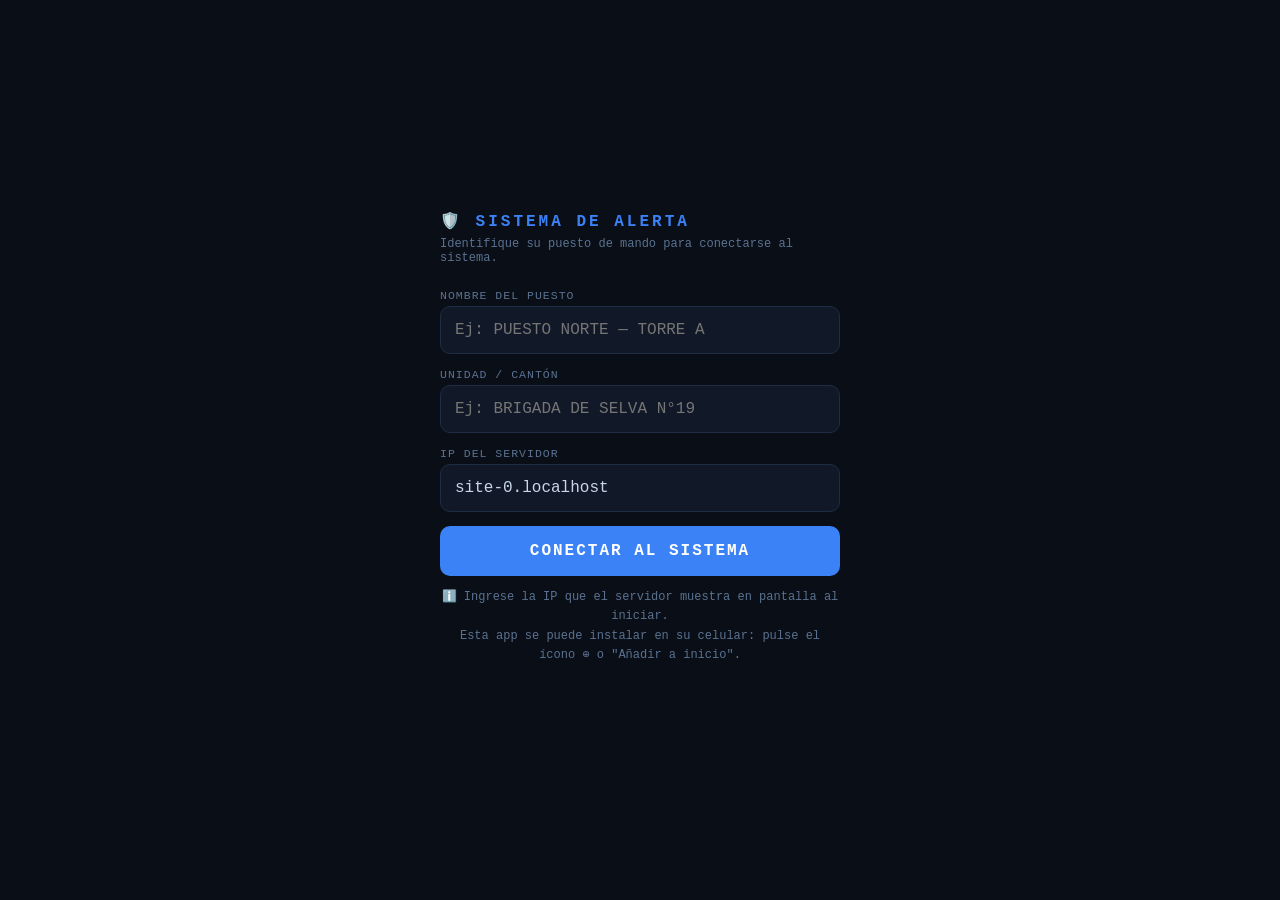
<file: public/index.html>
<!DOCTYPE html>
<html lang="es">
<head>
  <meta charset="UTF-8"/>
  <meta name="viewport" content="width=device-width, initial-scale=1, maximum-scale=1, user-scalable=no"/>
  <meta name="theme-color" content="#0a0e17"/>
  <meta name="apple-mobile-web-app-capable" content="yes"/>
  <meta name="apple-mobile-web-app-status-bar-style" content="black-translucent"/>
  <meta name="apple-mobile-web-app-title" content="ALERTA"/>
  <link rel="manifest" href="/manifest.json"/>
  <link rel="apple-touch-icon" href="/icon-192.png"/>
  <title>🛡️ Puesto de Mando</title>
  <style>
    :root {
      --bg: #0a0e17; --panel: #111827; --border: #1f2d44;
      --text: #c9d6e8; --muted: #5a7290;
      --green: #22c55e; --yellow: #eab308;
      --orange: #f97316; --red: #ef4444; --blue: #3b82f6;
    }
    * { box-sizing: border-box; margin: 0; padding: 0; -webkit-tap-highlight-color: transparent; }

    html, body {
      height: 100%; background: var(--bg);
      color: var(--text); font-family: 'Courier New', monospace;
      overflow: hidden;
    }

    /* ── Layout ── */
    #app { height: 100dvh; display: flex; flex-direction: column; }

    /* ── Header ── */
    header {
      background: var(--panel);
      border-bottom: 1px solid var(--border);
      padding: 10px 16px;
      display: flex; align-items: center; justify-content: space-between;
      flex-shrink: 0;
    }
    .logo { font-size: 0.9rem; font-weight: bold; letter-spacing: 2px; color: #60a5fa; }
    .logo b { color: var(--red); }
    .hdr-right { display: flex; gap: 10px; align-items: center; font-size: 0.7rem; color: var(--muted); }
    #conn-dot { width: 9px; height: 9px; border-radius: 50%; background: #374151; }
    #conn-dot.on  { background: var(--green); box-shadow: 0 0 6px var(--green); }
    #conn-dot.err { background: var(--red); }

    /* ── Contenido central ── */
    #main-content {
      flex: 1; display: flex; flex-direction: column;
      align-items: center; justify-content: center;
      padding: 20px 16px; overflow: hidden;
      transition: background 0.4s;
      position: relative;
    }

    /* ── Estado NORMAL ── */
    #view-normal { text-align: center; display: flex; flex-direction: column; align-items: center; gap: 12px; }
    .ok-icon  { font-size: 5rem; }
    .ok-label { font-size: 1.3rem; letter-spacing: 3px; color: var(--green); }
    .ok-sub   { font-size: 0.75rem; color: var(--muted); letter-spacing: 1px; }
    .clients-pill {
      display: inline-flex; align-items: center; gap: 6px;
      background: #1f2937; border: 1px solid #374151;
      border-radius: 20px; padding: 6px 14px;
      font-size: 0.75rem; color: var(--muted);
    }
    .clients-pill .dot { width:7px; height:7px; border-radius:50%; background: var(--green); }

    /* ── Estado ALERTA ── */
    #view-alert { display: none; flex-direction: column; align-items: center; gap: 14px; width: 100%; text-align: center; }
    #view-alert.on { display: flex; }

    .drone-anim { font-size: 5rem; animation: droneFloat 0.9s ease-in-out infinite alternate; }
    @keyframes droneFloat {
      from { transform: translateY(0) rotate(-4deg); }
      to   { transform: translateY(-10px) rotate(4deg); }
    }

    .alert-lvl-label {
      font-size: 2rem; font-weight: 900; letter-spacing: 5px;
      animation: blink 0.5s step-start infinite;
    }
    .alert-lvl-label.RED    { color: var(--red); }
    .alert-lvl-label.ORANGE { color: var(--orange); }
    .alert-lvl-label.YELLOW { color: var(--yellow); }
    @keyframes blink { 50% { opacity: 0.2; } }

    .alert-msg-box {
      background: rgba(255,255,255,0.05);
      border: 1px solid rgba(255,255,255,0.1);
      border-radius: 10px; padding: 12px 16px;
      font-size: 0.9rem; max-width: 340px; line-height: 1.5;
    }
    .alert-by { font-size: 0.72rem; color: var(--muted); margin-top: 4px; }

    .proto-card {
      background: #1f2937; border: 1px solid #374151;
      border-radius: 10px; padding: 14px 16px;
      text-align: left; width: 100%; max-width: 380px;
    }
    .proto-card h3 { font-size: 0.7rem; color: var(--muted); letter-spacing: 2px; margin-bottom: 8px; }
    .proto-card ol { padding-left: 18px; font-size: 0.82rem; line-height: 1.9; }

    /* ── Mute ── */
    #mute-btn {
      position: fixed; bottom: 80px; right: 16px;
      background: #1f2937; border: 1px solid #374151;
      color: var(--text); padding: 12px 16px;
      border-radius: 50px; font-family: 'Courier New', monospace;
      font-size: 0.8rem; cursor: pointer; display: none;
      box-shadow: 0 4px 20px rgba(0,0,0,0.5);
    }
    #mute-btn.vis { display: block; }

    /* ── Log barra inferior ── */
    #log-bar {
      background: var(--panel); border-top: 1px solid var(--border);
      padding: 8px 16px; height: 56px; overflow: hidden;
      flex-shrink: 0; font-size: 0.68rem;
    }
    #log-latest { color: var(--muted); white-space: nowrap; overflow: hidden; text-overflow: ellipsis; margin-top: 2px; }
    .log-bar-title { font-size: 0.6rem; color: #374151; letter-spacing: 2px; }

    /* ── Setup ── */
    #setup-modal {
      position: fixed; inset: 0; background: var(--bg);
      display: flex; align-items: center; justify-content: center;
      z-index: 999; padding: 20px;
    }
    .setup-box { width: 100%; max-width: 400px; }
    .setup-box h2 { font-size: 1rem; letter-spacing: 3px; color: var(--blue); margin-bottom: 6px; }
    .setup-box p  { font-size: 0.75rem; color: var(--muted); margin-bottom: 24px; }
    .setup-box label { font-size: 0.72rem; color: var(--muted); display: block; margin-bottom: 4px; letter-spacing: 1px; }
    .setup-box input {
      width: 100%; padding: 14px; margin-bottom: 14px;
      background: var(--panel); border: 1px solid var(--border);
      color: var(--text); border-radius: 10px;
      font-family: 'Courier New', monospace; font-size: 1rem;
    }
    .setup-box input:focus { outline: none; border-color: var(--blue); }
    #btn-connect {
      width: 100%; padding: 16px; background: var(--blue);
      color: white; border: none; border-radius: 10px; cursor: pointer;
      font-family: 'Courier New', monospace; font-size: 1rem;
      font-weight: bold; letter-spacing: 2px;
    }
    .setup-hint { font-size: 0.7rem; color: var(--muted); margin-top: 12px; text-align: center; line-height: 1.6; }

    /* ── Pantalla completa en alerta ── */
    #main-content.alert-bg-RED    { background: #190505; }
    #main-content.alert-bg-ORANGE { background: #190a01; }
    #main-content.alert-bg-YELLOW { background: #181300; }

    /* Pulso de fondo en alerta */
    #alert-flash {
      position: absolute; inset: 0; pointer-events: none; opacity: 0;
      transition: opacity 0.1s;
    }
    #alert-flash.RED    { background: radial-gradient(circle, rgba(239,68,68,0.15) 0%, transparent 70%); }
    #alert-flash.ORANGE { background: radial-gradient(circle, rgba(249,115,22,0.15) 0%, transparent 70%); }
    #alert-flash.YELLOW { background: radial-gradient(circle, rgba(234,179,8,0.15) 0%, transparent 70%); }
    #alert-flash.pulsing { animation: bgPulse 0.5s ease-in-out infinite alternate; }
    @keyframes bgPulse { from { opacity: 0; } to { opacity: 1; } }
  </style>
</head>
<body>
<div id="app">

  <!-- Setup -->
  <div id="setup-modal">
    <div class="setup-box">
      <h2>🛡️ SISTEMA DE ALERTA</h2>
      <p>Identifique su puesto de mando para conectarse al sistema.</p>
      <label>NOMBRE DEL PUESTO</label>
      <input id="inp-post" type="text" placeholder="Ej: PUESTO NORTE — TORRE A" autocomplete="off"/>
      <label>UNIDAD / CANTÓN</label>
      <input id="inp-unit" type="text" placeholder="Ej: BRIGADA DE SELVA N°19" autocomplete="off"/>
      <label>IP DEL SERVIDOR</label>
      <input id="inp-ip" type="text" placeholder="192.168.1.100" inputmode="decimal" autocomplete="off"/>
      <button id="btn-connect" onclick="conectar()">CONECTAR AL SISTEMA</button>
      <p class="setup-hint">ℹ️ Ingrese la IP que el servidor muestra en pantalla al iniciar.<br/>
      Esta app se puede instalar en su celular: pulse el ícono ⊕ o "Añadir a inicio".</p>
    </div>
  </div>

  <!-- Header -->
  <header>
    <div class="logo">🛡️ ALERTA <b>DRONES</b></div>
    <div class="hdr-right">
      <div id="conn-dot"></div>
      <span id="conn-lbl" style="font-size:0.65rem">SIN CONEXIÓN</span>
      <span>|</span>
      <span id="hdr-clients">0 puestos</span>
    </div>
  </header>

  <!-- Contenido -->
  <div id="main-content">
    <div id="alert-flash"></div>

    <!-- Normal -->
    <div id="view-normal">
      <div class="ok-icon">✅</div>
      <div class="ok-label">ZONA SEGURA</div>
      <div class="ok-sub">SIN AMENAZAS DETECTADAS</div>
      <div class="clients-pill">
        <div class="dot"></div>
        <span id="pill-clients">0 puestos conectados</span>
      </div>
    </div>

    <!-- Alerta -->
    <div id="view-alert">
      <div class="drone-anim">🚁</div>
      <div class="alert-lvl-label" id="alert-label">⚠ ALERTA ROJA</div>
      <div class="alert-msg-box">
        <div id="alert-msg">AMENAZA DE DRON DETECTADA</div>
        <div class="alert-by" id="alert-by"></div>
      </div>
      <div class="proto-card">
        <h3>PROTOCOLO INMEDIATO</h3>
        <ol>
          <li>Activar cobertura antiaérea del sector</li>
          <li>Reportar posición al S-2</li>
          <li>Evacuar personal civil del perímetro</li>
          <li>Esperar instrucciones del mando central</li>
          <li>NO usar radio en abierto</li>
        </ol>
      </div>
    </div>
  </div>

  <!-- Silenciar -->
  <button id="mute-btn" onclick="toggleMute()">🔇 SILENCIAR</button>

  <!-- Log barra -->
  <div id="log-bar">
    <div class="log-bar-title">ÚLTIMO EVENTO</div>
    <div id="log-latest">Esperando conexión…</div>
  </div>

</div>

<script>
// ── Config ────────────────────────────────────────────────────────────────────
const WS_PORT  = 8765;
const WSS_PORT = 8766;

let ws = null, swReg = null;
let myPost = '', myUnit = '', serverIP = '';
let audioCtx = null, alarmTimers = [], isMuted = false, currentLevel = 'NONE';
let wakeLock = null;

// ── Service Worker ────────────────────────────────────────────────────────────
if ('serviceWorker' in navigator) {
  navigator.serviceWorker.register('/sw.js').then(reg => {
    swReg = reg;
    console.log('[SW] Registrado');
  }).catch(e => console.warn('[SW] Error:', e));
}

// ── Prellenar IP ──────────────────────────────────────────────────────────────
document.getElementById('inp-ip').value = location.hostname || '192.168.1.100';

// ── Conectar ──────────────────────────────────────────────────────────────────
function conectar() {
  myPost    = document.getElementById('inp-post').value.trim() || 'PUESTO DESCONOCIDO';
  myUnit    = document.getElementById('inp-unit').value.trim() || 'UNIDAD';
  serverIP  = document.getElementById('inp-ip').value.trim()  || location.hostname;

  // Guardar preferencias
  localStorage.setItem('da_post', myPost);
  localStorage.setItem('da_unit', myUnit);
  localStorage.setItem('da_ip',   serverIP);

  document.getElementById('setup-modal').style.display = 'none';

  // Pedir permiso de notificaciones
  if ('Notification' in window && Notification.permission === 'default') {
    Notification.requestPermission();
  }

  openWS();
}

// Restaurar desde localStorage
(function() {
  const p = localStorage.getItem('da_post');
  const u = localStorage.getItem('da_unit');
  const i = localStorage.getItem('da_ip');
  if (p) document.getElementById('inp-post').value = p;
  if (u) document.getElementById('inp-unit').value = u;
  if (i) document.getElementById('inp-ip').value = i;
})();

// ── WebSocket ─────────────────────────────────────────────────────────────────
function openWS() {
  const isSecure = location.protocol === 'https:';
  const proto = isSecure ? 'wss' : 'ws';
  const port  = isSecure ? WSS_PORT : WS_PORT;
  const url   = `${proto}://${serverIP}:${port}?post=${encodeURIComponent(myPost)}&unit=${encodeURIComponent(myUnit)}`;

  ws = new WebSocket(url);

  ws.onopen = () => {
    setConn('on', 'CONECTADO');
    document.getElementById('log-latest').textContent = `Conectado a ${serverIP}`;
  };
  ws.onclose = () => {
    setConn('', 'RECONECTANDO…');
    setTimeout(openWS, 3000);
  };
  ws.onerror = () => setConn('err', 'ERROR DE RED');

  ws.onmessage = ({ data }) => {
    const pkt = JSON.parse(data);
    switch (pkt.type) {
      case 'system_state':
        if (pkt.data.alertActive) showAlert(pkt.data);
        else clearAlert();
        setClients(pkt.data.connectedClients || 0);
        break;
      case 'alert_activated':
        showAlert(pkt.data);
        break;
      case 'alert_deactivated':
        clearAlert();
        document.getElementById('log-latest').textContent = `✅ Alerta cancelada por ${pkt.data.deactivatedBy || '—'}`;
        break;
      case 'clients_update':
        setClients(pkt.data.count);
        break;
      case 'event_log': case 'event_log_update':
        if (pkt.data.length) {
          const e = pkt.data[0];
          document.getElementById('log-latest').textContent =
            `${new Date(e.timestamp).toLocaleTimeString('es-EC',{hour12:false})} · ${e.type} · ${e.message||''}`;
        }
        break;
    }
  };
}

function setConn(cls, lbl) {
  document.getElementById('conn-dot').className = cls;
  document.getElementById('conn-lbl').textContent = lbl;
}
function setClients(n) {
  document.getElementById('hdr-clients').textContent = `${n} puestos`;
  document.getElementById('pill-clients').textContent = `${n} puestos conectados`;
}

// ── Mostrar alerta ────────────────────────────────────────────────────────────
function showAlert(d) {
  const level = d.level || d.alertLevel || 'RED';
  const msg   = d.message || d.alertMessage || 'AMENAZA DE DRON DETECTADA';
  const by    = d.activatedBy || '—';
  const at    = d.activatedAt ? new Date(d.activatedAt).toLocaleTimeString('es-EC',{hour12:false}) : '';

  currentLevel = level;
  document.getElementById('view-normal').style.display = 'none';
  document.getElementById('view-alert').className = 'on';
  document.getElementById('alert-label').textContent = `⚠ ALERTA ${level}`;
  document.getElementById('alert-label').className = `alert-lvl-label ${level}`;
  document.getElementById('alert-msg').textContent = msg;
  document.getElementById('alert-by').textContent = `Activado por: ${by}  ${at}`;

  const mc = document.getElementById('main-content');
  mc.className = `alert-bg-${level}`;

  const fl = document.getElementById('alert-flash');
  fl.className = `${level} pulsing`;

  document.getElementById('mute-btn').className = 'vis';
  document.getElementById('log-latest').textContent = `🚨 ALERTA ${level} — ${msg}`;

  // Sonido
  playAlarm(level);

  // Vibración
  if ('vibrate' in navigator) {
    navigator.vibrate([400,100,400,100,400,100,800,200,800]);
    // Repetir vibración cada 4 seg mientras dure la alerta
    if (!window._vibInterval) {
      window._vibInterval = setInterval(() => {
        if (currentLevel !== 'NONE') navigator.vibrate([300,100,300,100,600]);
      }, 4000);
    }
  }

  // Wake Lock (mantiene pantalla encendida)
  if ('wakeLock' in navigator && !wakeLock) {
    navigator.wakeLock.request('screen').then(wl => {
      wakeLock = wl;
      wl.addEventListener('release', () => { wakeLock = null; });
    }).catch(() => {});
  }

  // Notificación del sistema (funciona con la app en segundo plano)
  if (swReg && Notification.permission === 'granted') {
    swReg.active?.postMessage({
      type: 'ALERT_RECEIVED',
      payload: { level, message: msg, activatedBy: by }
    });
  }

  // Forzar pantalla completa en móvil
  if (document.documentElement.requestFullscreen && !document.fullscreenElement) {
    document.documentElement.requestFullscreen().catch(() => {});
  }
}

// ── Limpiar alerta ────────────────────────────────────────────────────────────
function clearAlert() {
  currentLevel = 'NONE';
  document.getElementById('view-normal').style.display = '';
  document.getElementById('view-alert').className = '';
  document.getElementById('main-content').className = '';
  document.getElementById('alert-flash').className = '';
  document.getElementById('mute-btn').className = '';
  isMuted = false;
  document.getElementById('mute-btn').textContent = '🔇 SILENCIAR';

  stopAlarm();
  if ('vibrate' in navigator) navigator.vibrate(0);
  if (window._vibInterval) { clearInterval(window._vibInterval); window._vibInterval = null; }
  if (wakeLock) { wakeLock.release(); wakeLock = null; }

  if (swReg) swReg.active?.postMessage({ type: 'ALERT_CLEARED' });
  if (document.fullscreenElement) document.exitFullscreen().catch(() => {});
}

// ── Web Audio API ─────────────────────────────────────────────────────────────
function getCtx() {
  if (!audioCtx || audioCtx.state === 'closed') {
    audioCtx = new (window.AudioContext || window.webkitAudioContext)();
  }
  if (audioCtx.state === 'suspended') audioCtx.resume();
  return audioCtx;
}

function tone(ctx, freq, startT, dur, type = 'sawtooth') {
  const osc = ctx.createOscillator(), g = ctx.createGain();
  osc.connect(g); g.connect(ctx.destination);
  osc.type = type; osc.frequency.setValueAtTime(freq, startT);
  g.gain.setValueAtTime(0.6, startT);
  g.gain.exponentialRampToValueAtTime(0.001, startT + dur - 0.01);
  osc.start(startT); osc.stop(startT + dur);
}

function playAlarm(level) {
  if (isMuted) return;
  stopAlarm();
  const pats = {
    RED:    [[1200,0.22],[800,0.22]],
    ORANGE: [[900, 0.33],[600,0.33]],
    YELLOW: [[700, 0.5 ],[500,0.5 ]],
  };
  const pat = pats[level] || pats.RED;
  const cycleMs = (pat.reduce((s,[,d])=>s+d,0) + 0.07) * 1000;

  function cycle() {
    if (currentLevel === 'NONE' || isMuted) return;
    const ctx = getCtx(); let t = ctx.currentTime;
    pat.forEach(([f, d]) => { tone(ctx, f, t, d); t += d; });
  }
  cycle();
  for (let i = 1; i <= 50; i++) alarmTimers.push(setTimeout(cycle, i * cycleMs));
}

function stopAlarm() {
  alarmTimers.forEach(clearTimeout); alarmTimers = [];
  if (audioCtx) { try { audioCtx.close(); } catch(e){} audioCtx = null; }
}

function toggleMute() {
  isMuted = !isMuted;
  const btn = document.getElementById('mute-btn');
  if (isMuted) { stopAlarm(); btn.textContent = '🔊 REACTIVAR'; }
  else         { btn.textContent = '🔇 SILENCIAR'; playAlarm(currentLevel); }
}

// ── Reintentar Wake Lock cuando la pestaña vuelve al frente ──────────────────
document.addEventListener('visibilitychange', () => {
  if (document.visibilityState === 'visible' && currentLevel !== 'NONE' && !wakeLock) {
    navigator.wakeLock?.request('screen').then(wl => {
      wakeLock = wl; wl.addEventListener('release', () => { wakeLock = null; });
    }).catch(() => {});
  }
});
</script>
</body>
</html>
</file>
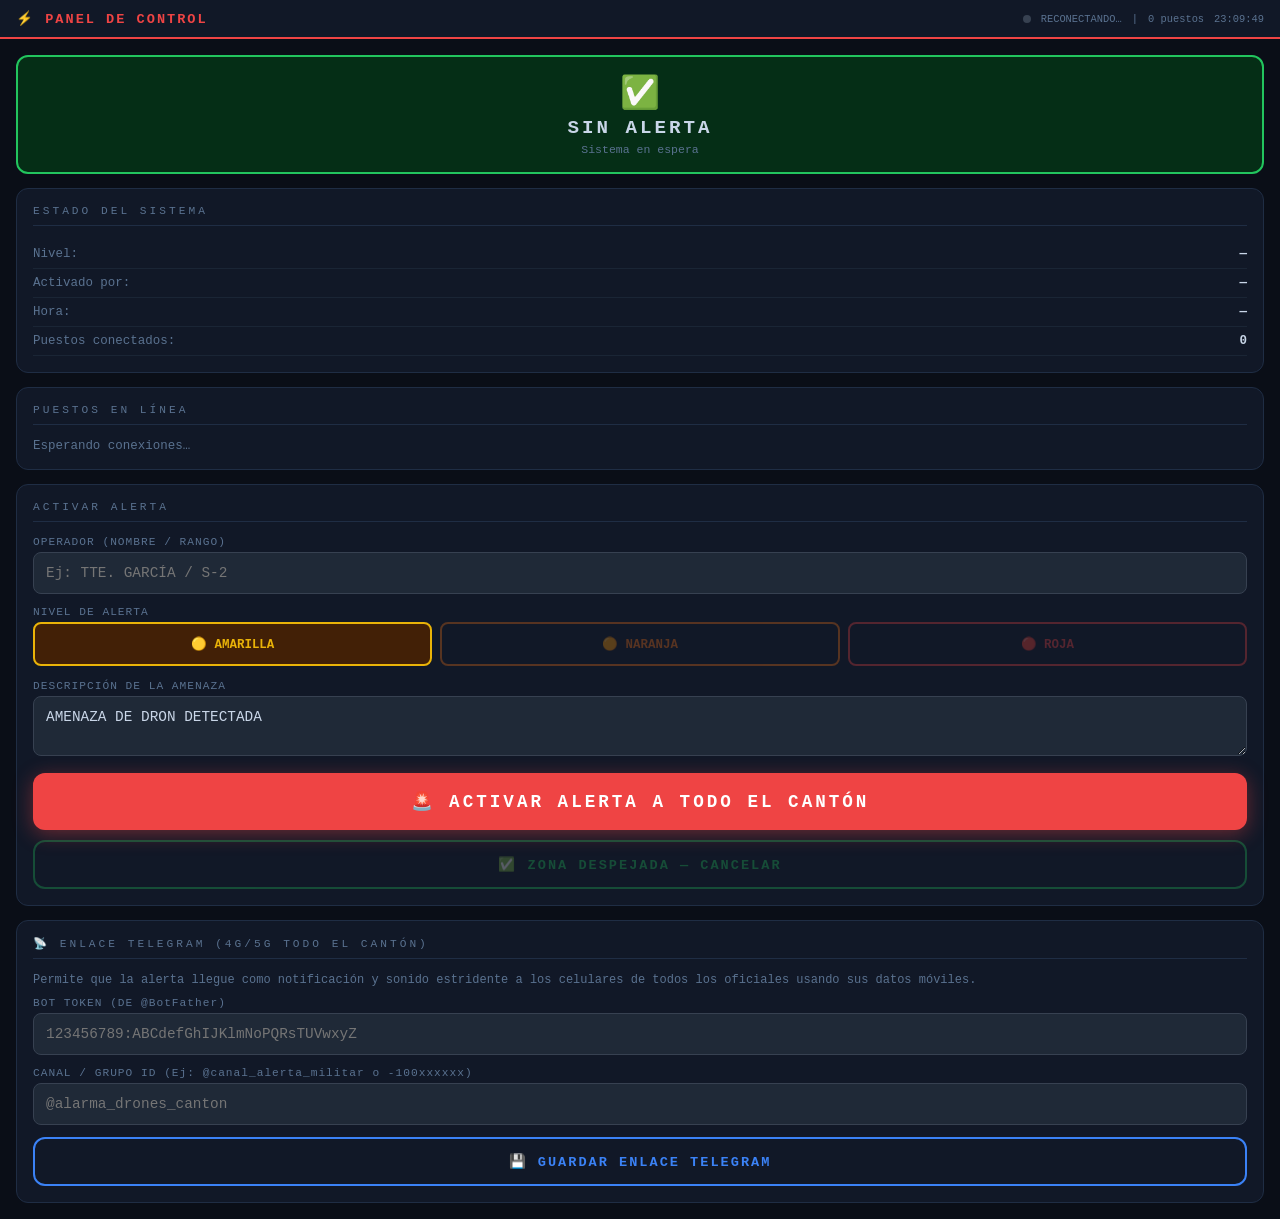
<file: public/control.html>
<!DOCTYPE html>
<html lang="es">
<head>
  <meta charset="UTF-8"/>
  <meta name="viewport" content="width=device-width, initial-scale=1, maximum-scale=1, user-scalable=no"/>
  <meta name="theme-color" content="#7f1d1d"/>
  <meta name="apple-mobile-web-app-capable" content="yes"/>
  <meta name="apple-mobile-web-app-status-bar-style" content="black-translucent"/>
  <meta name="apple-mobile-web-app-title" content="CONTROL"/>
  <link rel="manifest" href="/manifest.json"/>
  <link rel="apple-touch-icon" href="/icon-192.png"/>
  <title>⚡ Panel de Control</title>
  <style>
    :root {
      --bg: #0a0e17; --panel: #111827; --border: #1f2d44;
      --text: #c9d6e8; --muted: #5a7290;
      --green: #22c55e; --yellow: #eab308;
      --orange: #f97316; --red: #ef4444; --blue: #3b82f6;
    }
    * { box-sizing: border-box; margin:0; padding:0; -webkit-tap-highlight-color: transparent; }
    html, body { height: 100%; background: var(--bg); color: var(--text); font-family: 'Courier New', monospace; }
    #app { min-height: 100dvh; display: flex; flex-direction: column; }

    /* ── Header ── */
    header { background: var(--panel); border-bottom: 2px solid var(--red); padding: 10px 16px; display: flex; align-items: center; justify-content: space-between; }
    .logo { font-size: 0.85rem; font-weight: bold; letter-spacing: 2px; color: var(--red); }
    .hdr-r { display: flex; gap: 10px; align-items: center; font-size: 0.65rem; color: var(--muted); }
    #conn-dot { width: 8px; height: 8px; border-radius: 50%; background: #374151; }
    #conn-dot.on  { background: var(--green); box-shadow: 0 0 6px var(--green); }
    #conn-dot.err { background: var(--red); }

    /* ── Scroll container ── */
    main { flex: 1; overflow-y: auto; padding: 16px; display: flex; flex-direction: column; gap: 14px; }

    /* ── Estado badge ── */
    .state-badge { border-radius: 12px; border: 2px solid; padding: 16px; text-align: center; }
    .state-badge.NONE   { border-color: var(--green);  background: #052e16; }
    .state-badge.YELLOW { border-color: var(--yellow); background: #422006; animation: pulse 1s infinite alternate; }
    .state-badge.ORANGE { border-color: var(--orange); background: #431407; animation: pulse 0.7s infinite alternate; }
    .state-badge.RED    { border-color: var(--red);    background: #3b0a0a; animation: pulse 0.5s infinite alternate; }
    @keyframes pulse { from{box-shadow:none;} to{box-shadow:0 0 20px 3px currentColor;} }
    .sb-icon { font-size: 2rem; }
    .sb-name { font-size: 1.2rem; font-weight:900; letter-spacing:3px; margin-top:4px; }
    .sb-info { font-size: 0.72rem; color: var(--muted); margin-top:4px; }

    /* ── Info rows ── */
    .info-row { display:flex; justify-content:space-between; padding:7px 0; border-bottom:1px solid #1a2535; font-size:0.78rem; }
    .info-row .lbl { color: var(--muted); }
    .info-row .val { font-weight: bold; }

    /* ── Card ── */
    .card { background: var(--panel); border: 1px solid var(--border); border-radius: 12px; padding: 16px; }
    .card-title { font-size: 0.7rem; letter-spacing: 3px; color: var(--muted); margin-bottom: 14px; padding-bottom: 8px; border-bottom: 1px solid var(--border); }

    /* ── Form ── */
    label { font-size: 0.7rem; color: var(--muted); display: block; margin-bottom: 4px; letter-spacing: 1px; }
    input, textarea { width:100%; padding:12px; margin-bottom:12px; background:#1f2937; border:1px solid #374151; color:var(--text); border-radius:8px; font-family:'Courier New',monospace; font-size:0.9rem; }
    textarea { resize: vertical; min-height: 60px; }
    input:focus, textarea:focus { outline:none; border-color:var(--blue); }

    /* ── Nivel ── */
    .level-grid { display:grid; grid-template-columns:1fr 1fr 1fr; gap:8px; margin-bottom:14px; }
    .btn-lvl { padding:12px 4px; border:2px solid; border-radius:8px; cursor:pointer; font-family:'Courier New',monospace; font-weight:bold; font-size:0.78rem; background:transparent; }
    .btn-lvl.YELLOW { border-color:var(--yellow); color:var(--yellow); }
    .btn-lvl.ORANGE { border-color:var(--orange); color:var(--orange); }
    .btn-lvl.RED    { border-color:var(--red);    color:var(--red); }
    .btn-lvl.sel    { opacity:1; }
    .btn-lvl:not(.sel) { opacity:0.3; }
    .btn-lvl.YELLOW.sel { background:#422006; }
    .btn-lvl.ORANGE.sel { background:#431407; }
    .btn-lvl.RED.sel    { background:#3b0a0a; }

    /* ── Botones ── */
    .btn-activate {
      width:100%; padding:18px; background:var(--red); color:white;
      border:none; border-radius:12px; cursor:pointer;
      font-family:'Courier New',monospace; font-size:1.1rem; font-weight:900;
      letter-spacing:3px; margin-bottom:10px;
      box-shadow: 0 4px 20px rgba(239,68,68,0.4);
    }
    .btn-activate:active:not(:disabled) { transform:scale(0.97); }
    .btn-activate:disabled { background:#374151; box-shadow:none; cursor:not-allowed; }
    .btn-cancel {
      width:100%; padding:14px; background:transparent; color:var(--green);
      border:2px solid var(--green); border-radius:12px; cursor:pointer;
      font-family:'Courier New',monospace; font-size:0.85rem; font-weight:bold; letter-spacing:2px;
    }
    .btn-cancel:disabled { opacity:0.3; cursor:not-allowed; }

    /* ── Clientes ── */
    #clients-list { max-height:150px; overflow-y:auto; }
    .c-row { display:flex; align-items:center; gap:8px; padding:6px 0; border-bottom:1px solid #1a2535; font-size:0.75rem; }
    .c-dot { width:7px; height:7px; border-radius:50%; background:var(--green); flex-shrink:0; }

    /* ── Confirm modal ── */
    #confirm-modal { display:none; position:fixed; inset:0; background:rgba(0,0,0,0.92); align-items:flex-end; justify-content:center; z-index:999; padding:0; }
    #confirm-modal.show { display:flex; }
    .confirm-sheet {
      background:#1f1010; border:2px solid var(--red); border-radius:20px 20px 0 0;
      padding:28px 24px; width:100%; max-width:480px; text-align:center;
      animation: slideUp 0.25s ease;
    }
    @keyframes slideUp { from{transform:translateY(100%);} to{transform:translateY(0);} }
    .confirm-sheet h2 { color:var(--red); font-size:1.3rem; margin-bottom:10px; letter-spacing:3px; }
    .confirm-sheet p  { color:var(--text); margin-bottom:22px; font-size:0.85rem; white-space:pre-line; line-height:1.6; }
    .c-actions { display:flex; gap:10px; }
    .btn-cy { flex:1; padding:14px; background:var(--red); color:white; border:none; border-radius:10px; cursor:pointer; font-family:'Courier New',monospace; font-weight:bold; font-size:0.95rem; }
    .btn-cn { flex:1; padding:14px; background:transparent; color:var(--muted); border:1px solid var(--muted); border-radius:10px; cursor:pointer; font-family:'Courier New',monospace; }
  </style>
</head>
<body>
<div id="app">

<!-- Confirm -->
<div id="confirm-modal">
  <div class="confirm-sheet">
    <h2>⚠ CONFIRMAR</h2>
    <p id="confirm-text"></p>
    <div class="c-actions">
      <button class="btn-cy" onclick="confirmAction()">CONFIRMAR</button>
      <button class="btn-cn" onclick="cancelAction()">CANCELAR</button>
    </div>
  </div>
</div>

<header>
  <div class="logo">⚡ PANEL DE CONTROL</div>
  <div class="hdr-r">
    <div id="conn-dot"></div>
    <span id="conn-lbl">DESCONECTADO</span>
    <span>|</span>
    <span id="hdr-cl">0 puestos</span>
    <span id="hdr-time">—</span>
  </div>
</header>

<main>
  <!-- Estado del sistema -->
  <div class="state-badge NONE" id="state-badge">
    <div class="sb-icon" id="sb-icon">✅</div>
    <div class="sb-name" id="sb-name">SIN ALERTA</div>
    <div class="sb-info" id="sb-info">Sistema en espera</div>
  </div>

  <!-- Info -->
  <div class="card">
    <div class="card-title">ESTADO DEL SISTEMA</div>
    <div class="info-row"><span class="lbl">Nivel:</span>        <span class="val" id="inf-lvl">—</span></div>
    <div class="info-row"><span class="lbl">Activado por:</span> <span class="val" id="inf-by">—</span></div>
    <div class="info-row"><span class="lbl">Hora:</span>         <span class="val" id="inf-at">—</span></div>
    <div class="info-row"><span class="lbl">Puestos conectados:</span><span class="val" id="inf-cl">0</span></div>
  </div>

  <!-- Puestos conectados -->
  <div class="card">
    <div class="card-title">PUESTOS EN LÍNEA</div>
    <div id="clients-list"><div style="color:var(--muted);font-size:0.78rem">Esperando conexiones…</div></div>
  </div>

  <!-- Formulario -->
  <div class="card">
    <div class="card-title">ACTIVAR ALERTA</div>
    <label>OPERADOR (NOMBRE / RANGO)</label>
    <input id="inp-op" type="text" placeholder="Ej: TTE. GARCÍA / S-2" autocomplete="off"/>
    <label>NIVEL DE ALERTA</label>
    <div class="level-grid">
      <button class="btn-lvl YELLOW sel" id="btn-y" onclick="selLvl('YELLOW')">🟡 AMARILLA</button>
      <button class="btn-lvl ORANGE"     id="btn-o" onclick="selLvl('ORANGE')">🟠 NARANJA</button>
      <button class="btn-lvl RED"        id="btn-r" onclick="selLvl('RED')">🔴 ROJA</button>
    </div>
    <label>DESCRIPCIÓN DE LA AMENAZA</label>
    <textarea id="inp-msg">AMENAZA DE DRON DETECTADA</textarea>
    <button class="btn-activate"  id="btn-act"   onclick="reqActivate()">🚨 ACTIVAR ALERTA A TODO EL CANTÓN</button>
    <button class="btn-cancel"    id="btn-cancel" onclick="reqDeactivate()" disabled>✅ ZONA DESPEJADA — CANCELAR</button>
  </div>

  <!-- Configuración Telegram Masiva -->
  <div class="card">
    <div class="card-title">📡 ENLACE TELEGRAM (4G/5G TODO EL CANTÓN)</div>
    <p style="font-size:0.75rem; color:var(--muted); margin-bottom:10px;">
      Permite que la alerta llegue como notificación y sonido estridente a los celulares de todos los oficiales usando sus datos móviles.
    </p>
    <label>BOT TOKEN (DE @BotFather)</label>
    <input id="inp-tg-token" type="password" placeholder="123456789:ABCdefGhIJKlmNoPQRsTUVwxyZ" />
    <label>CANAL / GRUPO ID (Ej: @canal_alerta_militar o -100xxxxxx)</label>
    <input id="inp-tg-channel" type="text" placeholder="@alarma_drones_canton" />
    <button class="btn-cancel" style="border-color:var(--blue); color:var(--blue);" onclick="saveTelegramConfig()">💾 GUARDAR ENLACE TELEGRAM</button>
  </div>
</main>
</div>

<script>
const WS_PORT  = 8765;
const WSS_PORT = 8766;
let ws, selLevel = 'YELLOW', pendingFn = null;

setInterval(() => {
  document.getElementById('hdr-time').textContent =
    new Date().toLocaleTimeString('es-EC',{hour12:false});
}, 1000);

// Service Worker
if ('serviceWorker' in navigator) navigator.serviceWorker.register('/sw.js').catch(()=>{});

function openWS() {
  const isSecure = location.protocol === 'https:';
  const proto = isSecure ? 'wss' : 'ws';
  const port  = isSecure ? WSS_PORT : WS_PORT;
  const url   = `${proto}://${location.hostname}:${port}?post=${encodeURIComponent('PANEL DE CONTROL')}&unit=${encodeURIComponent('COMANDANCIA')}`;

  ws = new WebSocket(url);
  ws.onopen  = () => setConn('on', 'CONECTADO');
  ws.onclose = () => { setConn('', 'RECONECTANDO…'); setTimeout(openWS, 3000); };
  ws.onerror = () => setConn('err', 'ERROR');

  ws.onmessage = ({data}) => {
    const pkt = JSON.parse(data);
    switch(pkt.type) {
      case 'system_state':    updateState(pkt.data); break;
      case 'alert_activated':
        updateState({ alertActive:true, alertLevel:pkt.data.level, alertMessage:pkt.data.message,
                      activatedBy:pkt.data.activatedBy, activatedAt:pkt.data.activatedAt }); break;
      case 'alert_deactivated':
        updateState({ alertActive:false, alertLevel:'NONE' }); break;
      case 'clients_update':
        document.getElementById('hdr-cl').textContent = `${pkt.data.count} puestos`;
        document.getElementById('inf-cl').textContent = pkt.data.count;
        break;
      case 'event_log': case 'event_log_update': break;
    }
  };
}
openWS();

function setConn(cls, lbl) {
  document.getElementById('conn-dot').className = cls;
  document.getElementById('conn-lbl').textContent = lbl;
}

function updateState(s) {
  const lvl = s.alertLevel || 'NONE';
  document.getElementById('state-badge').className = `state-badge ${lvl}`;
  if (s.alertActive) {
    const icons = { RED:'🚨', ORANGE:'⚠️', YELLOW:'🟡' };
    document.getElementById('sb-icon').textContent = icons[lvl] || '⚠️';
    document.getElementById('sb-name').textContent = `ALERTA ${lvl}`;
    document.getElementById('sb-info').textContent = s.alertMessage || '';
    document.getElementById('inf-lvl').textContent = lvl;
    document.getElementById('inf-by').textContent  = s.activatedBy || '—';
    document.getElementById('inf-at').textContent  = s.activatedAt ? new Date(s.activatedAt).toLocaleTimeString('es-EC',{hour12:false}) : '—';
    document.getElementById('btn-act').disabled    = true;
    document.getElementById('btn-cancel').disabled = false;
  } else {
    document.getElementById('sb-icon').textContent = '✅';
    document.getElementById('sb-name').textContent = 'SIN ALERTA';
    document.getElementById('sb-info').textContent = 'Sistema en espera';
    document.getElementById('inf-lvl').textContent = '—';
    document.getElementById('inf-by').textContent  = '—';
    document.getElementById('inf-at').textContent  = '—';
    document.getElementById('btn-act').disabled    = false;
    document.getElementById('btn-cancel').disabled = true;
  }
}

function selLvl(lvl) {
  selLevel = lvl;
  ['YELLOW','ORANGE','RED'].forEach(l => {
    const id = l==='YELLOW'?'btn-y':l==='ORANGE'?'btn-o':'btn-r';
    document.getElementById(id).className = `btn-lvl ${l}${l===lvl?' sel':''}`;
  });
}

function reqActivate() {
  const op  = document.getElementById('inp-op').value.trim() || 'OPERADOR';
  const msg = document.getElementById('inp-msg').value.trim() || 'AMENAZA DETECTADA';
  document.getElementById('confirm-text').textContent =
    `Activar ALERTA ${selLevel}\nOperador: "${op}"\n\n"${msg}"`;
  pendingFn = () => ws.send(JSON.stringify({action:'activate_alert',level:selLevel,message:msg,operator:op}));
  document.getElementById('confirm-modal').className = 'show';
}
function reqDeactivate() {
  const op = document.getElementById('inp-op').value.trim() || 'OPERADOR';
  document.getElementById('confirm-text').textContent = `¿Cancelar la alerta activa?\nOperador: "${op}"`;
  pendingFn = () => ws.send(JSON.stringify({action:'deactivate_alert',operator:op}));
  document.getElementById('confirm-modal').className = 'show';
}
function confirmAction() {
  if (pendingFn) pendingFn(); pendingFn = null;
  document.getElementById('confirm-modal').className = '';
}
function cancelAction() {
  pendingFn = null;
  document.getElementById('confirm-modal').className = '';
}

function saveTelegramConfig() {
  const token = document.getElementById('inp-tg-token').value.trim();
  const channel = document.getElementById('inp-tg-channel').value.trim();
  if (!token || !channel) {
    alert("Por favor ingrese el Token del Bot y el Canal/Grupo.");
    return;
  }
  ws.send(JSON.stringify({ action: 'save_telegram', bot_token: token, channel_id: channel }));
  alert("Configuración de Telegram enviada al servidor.");
}
</script>
</body>
</html>
</file>
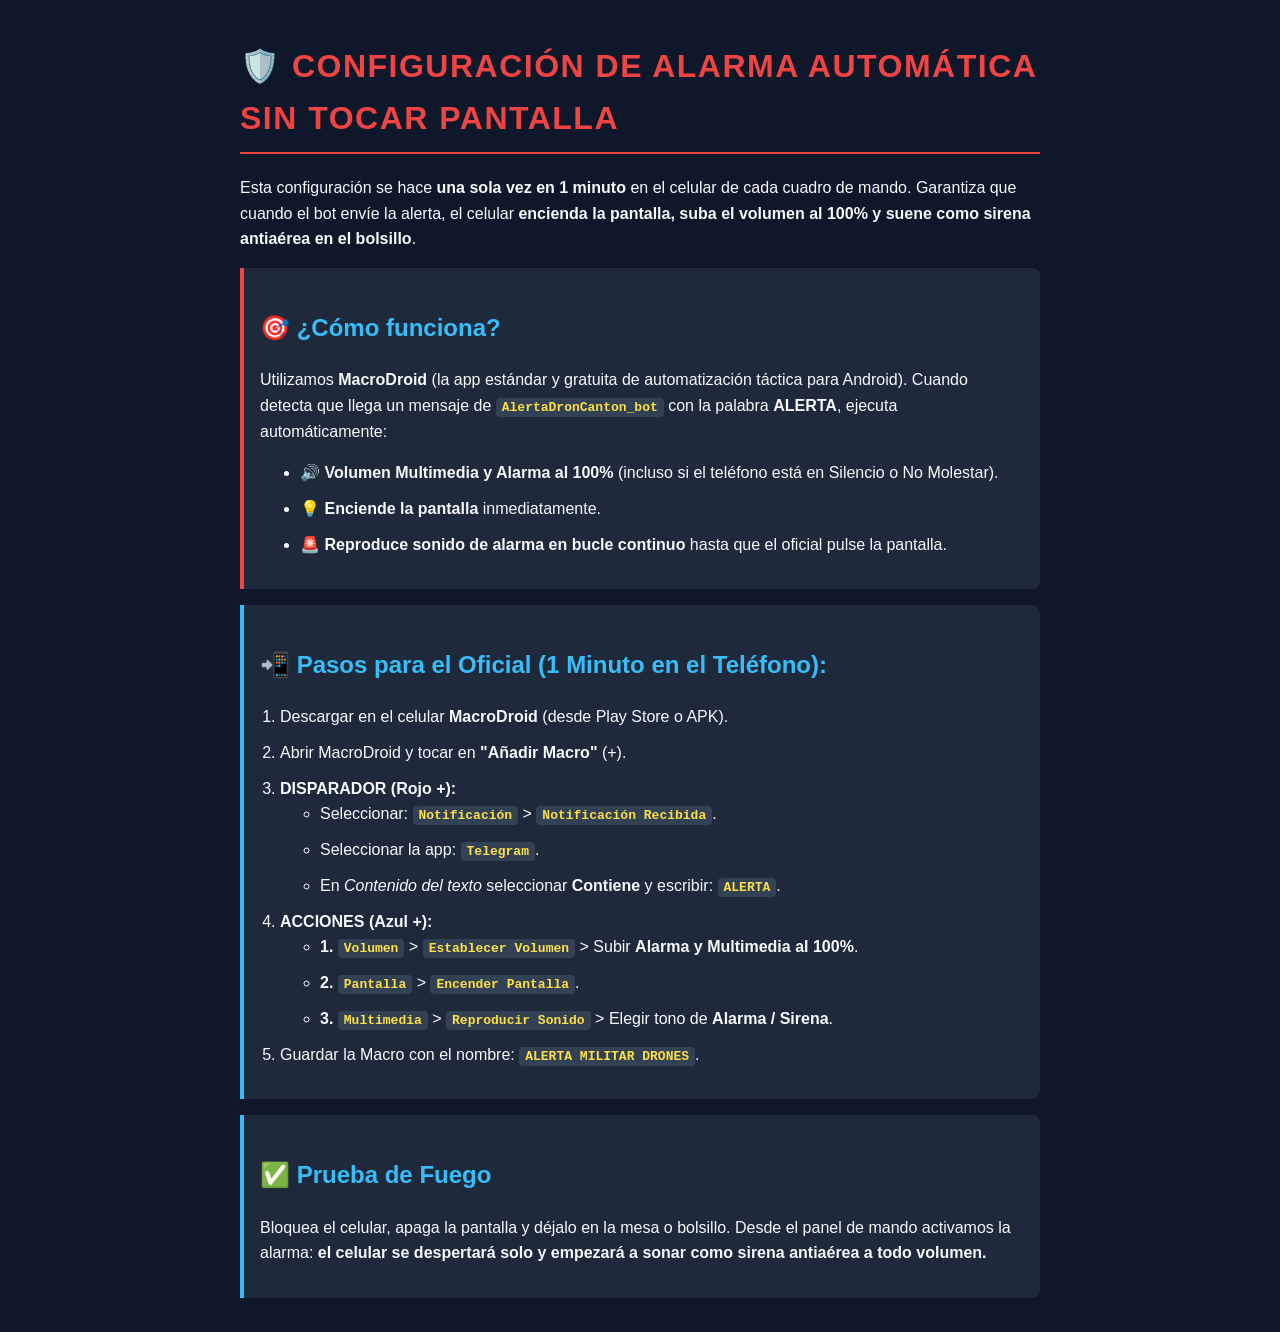
<file: public/guia_automatizacion.html>
<!DOCTYPE html>
<html lang="es">
<head>
  <meta charset="UTF-8">
  <meta name="viewport" content="width=device-width, initial-scale=1.0">
  <title>Instrucción Táctica: Sirena Automática Militar</title>
  <style>
    body {
      background: #0f172a;
      color: #f8fafc;
      font-family: -apple-system, BlinkMacSystemFont, "Segoe UI", Roboto, Helvetica, Arial, sans-serif;
      padding: 20px;
      line-height: 1.6;
      max-width: 800px;
      margin: 0 auto;
    }
    h1 { color: #ef4444; text-transform: uppercase; letter-spacing: 1.5px; border-bottom: 2px solid #ef4444; padding-bottom: 8px; }
    h2 { color: #38bdf8; margin-top: 25px; }
    .step {
      background: #1e293b;
      border-left: 4px solid #38bdf8;
      padding: 16px;
      margin-bottom: 16px;
      border-radius: 0 8px 8px 0;
    }
    .step.alert { border-left-color: #ef4444; }
    .badge {
      background: #ef4444;
      color: white;
      padding: 2px 8px;
      border-radius: 4px;
      font-size: 0.8rem;
      font-weight: bold;
      text-transform: uppercase;
    }
    code {
      background: #334155;
      color: #fde047;
      padding: 2px 6px;
      border-radius: 4px;
      font-weight: bold;
    }
    ol { padding-left: 20px; }
    li { margin-bottom: 10px; }
  </style>
</head>
<body>

  <h1>🛡️ Configuración de Alarma Automática sin Tocar Pantalla</h1>
  <p>Esta configuración se hace <strong>una sola vez en 1 minuto</strong> en el celular de cada cuadro de mando. Garantiza que cuando el bot envíe la alerta, el celular <strong>encienda la pantalla, suba el volumen al 100% y suene como sirena antiaérea en el bolsillo</strong>.</p>

  <div class="step alert">
    <h2>🎯 ¿Cómo funciona?</h2>
    <p>Utilizamos <strong>MacroDroid</strong> (la app estándar y gratuita de automatización táctica para Android). Cuando detecta que llega un mensaje de <code>AlertaDronCanton_bot</code> con la palabra <strong>ALERTA</strong>, ejecuta automáticamente:</p>
    <ul>
      <li>🔊 <strong>Volumen Multimedia y Alarma al 100%</strong> (incluso si el teléfono está en Silencio o No Molestar).</li>
      <li>💡 <strong>Enciende la pantalla</strong> inmediatamente.</li>
      <li>🚨 <strong>Reproduce sonido de alarma en bucle continuo</strong> hasta que el oficial pulse la pantalla.</li>
    </ul>
  </div>

  <div class="step">
    <h2>📲 Pasos para el Oficial (1 Minuto en el Teléfono):</h2>
    <ol>
      <li>Descargar en el celular <strong>MacroDroid</strong> (desde Play Store o APK).</li>
      <li>Abrir MacroDroid y tocar en <strong>"Añadir Macro"</strong> (+).</li>
      <li><strong>DISPARADOR (Rojo +):</strong>
        <ul>
          <li>Seleccionar: <code>Notificación</code> > <code>Notificación Recibida</code>.</li>
          <li>Seleccionar la app: <code>Telegram</code>.</li>
          <li>En <em>Contenido del texto</em> seleccionar <strong>Contiene</strong> y escribir: <code>ALERTA</code>.</li>
        </ul>
      </li>
      <li><strong>ACCIONES (Azul +):</strong>
        <ul>
          <li><strong>1.</strong> <code>Volumen</code> > <code>Establecer Volumen</code> > Subir <strong>Alarma y Multimedia al 100%</strong>.</li>
          <li><strong>2.</strong> <code>Pantalla</code> > <code>Encender Pantalla</code>.</li>
          <li><strong>3.</strong> <code>Multimedia</code> > <code>Reproducir Sonido</code> > Elegir tono de <strong>Alarma / Sirena</strong>.</li>
        </ul>
      </li>
      <li>Guardar la Macro con el nombre: <code>ALERTA MILITAR DRONES</code>.</li>
    </ol>
  </div>

  <div class="step">
    <h2>✅ Prueba de Fuego</h2>
    <p>Bloquea el celular, apaga la pantalla y déjalo en la mesa o bolsillo. Desde el panel de mando activamos la alarma: <strong>el celular se despertará solo y empezará a sonar como sirena antiaérea a todo volumen.</strong></p>
  </div>

</body>
</html>
</file>
